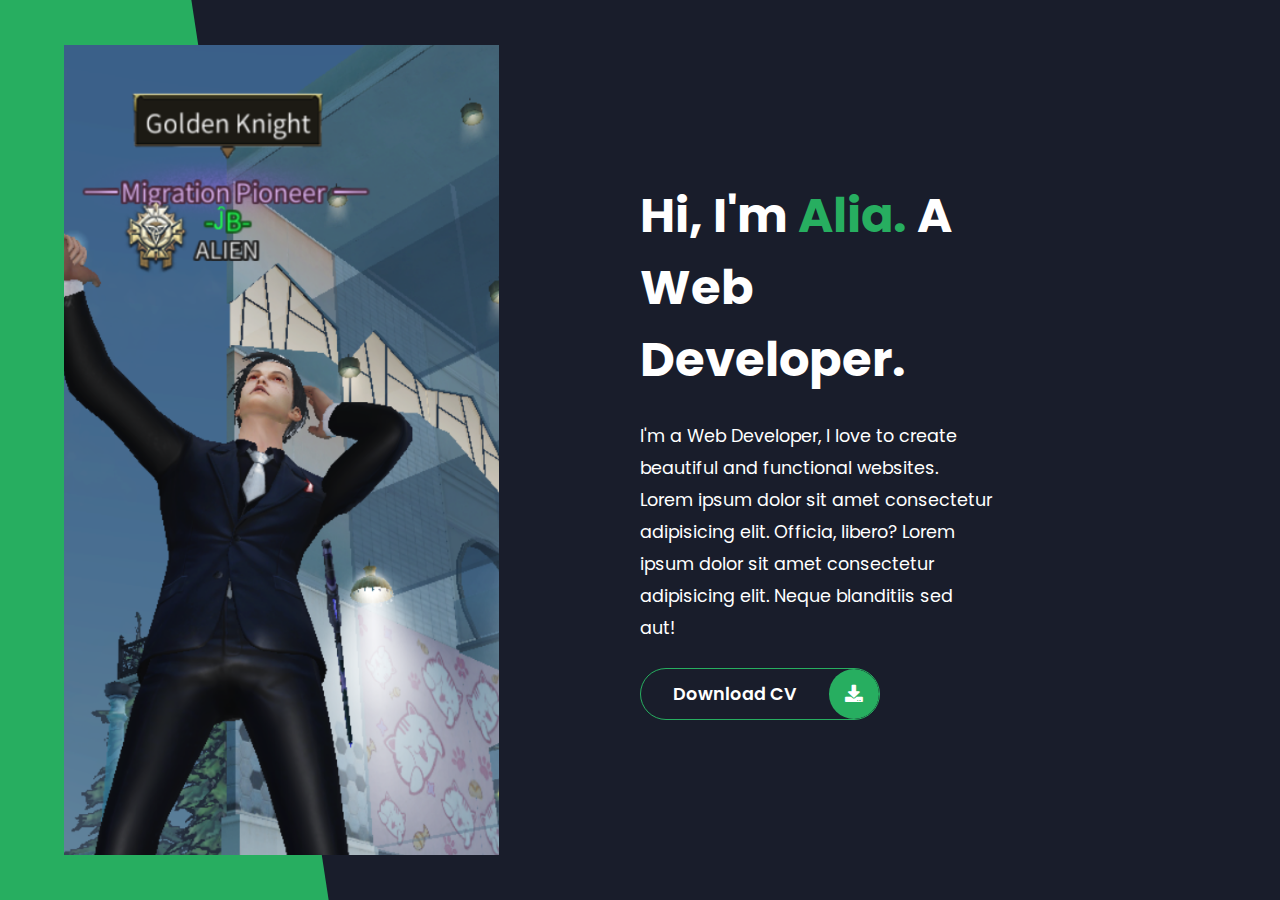
<file: portfolio_WEB.html>
<!DOCTYPE html>
<html lang="en">
<head>
    <meta charset="UTF-8">
    <meta http-equiv="X-UA-Compatible" content="IE=edge">
    <meta name="viewport" content="width=device-width, initial-scale=1.0">
    <title>Portfolio||AEIOYOU CREATIVES</title>
    <link rel="stylesheet" href="style_Portfolio.css">
    <link rel="icon" href="Head.png">
    <link rel="preconnect" href="https://fonts.googleapis.com">
    <link rel="preconnect" href="https://fonts.gstatic.com" crossorigin>
    <link rel="stylesheet" href="https://cdnjs.cloudflare.com/ajax/libs/font-awesome/5.15.4/css/all.min.css" integrity="sha512-1ycn6IcaQQ40/MKBW2W4Rhis/DbILU74C1vSrLJxCq57o941Ym01SwNsOMqvEBFlcgUa6xLiPY/NS5R+E6ztJQ==" crossorigin="anonymous" referrerpolicy="no-referrer" />
    <link href="https://fonts.googleapis.com/css2?family=Poppins:wght@400;500;600;700;800&display=swap" rel="stylesheet">
</head>
<body class="main-content">
    <header class="container header active" id="home">
        <div class="header-content">
            <div class="left-header">
                <div class="h-shape"></div>
                <div class="image">
                    <img src="me.png" alt="">
                </div>
            </div>
            <div class="right-header">
                <h1 class="name">
                    Hi, I'm <span>Alia.</span>
                    A Web Developer.
                </h1>
                <p>
                    I'm a Web Developer, I love to create beautiful and functional websites.
                    Lorem ipsum dolor sit amet consectetur adipisicing elit. Officia, libero?
                    Lorem ipsum dolor sit amet consectetur adipisicing elit. Neque blanditiis sed aut!
                </p>
                <div class="btn-con">
                    <a href="https://drive.google.com/file/d/1zBsH9MYovnS2mFP6ifzUXxBb7QwmZPzu/view?usp=sharing" class="main-btn">
                        <span class="btn-text">Download CV</span>
                        <span class="btn-icon"><i class="fas fa-download"></i></span>
                    </a>
                </div>
            </div>
        </div>
    </header>
</body>
</html>
</file>
<file: style_Portfolio.css>
* {
    margin: 0;
    padding: 0;
    box-sizing: border-box;
    list-style: none;
  }
  
  :root {
    --color-primary: #191d2b;
    --color-secondary: #27AE60;
    --color-white: #FFFFFF;
    --color-black: #000;
    --color-grey0: #f8f8f8;
    --color-grey-1: #dbe1e8;
    --color-grey-2: #b2becd;
    --color-grey-3: #6c7983;
    --color-grey-4: #454e56;
    --color-grey-5: #2a2e35;
    --color-grey-6: #12181b;
    --br-sm-2: 14px;
    --box-shadow-1: 0 3px 15px rgba(0,0,0,.3);
  }
  
  .light-mode {
    --color-primary: #FFFFFF;
    --color-secondary: #F56692;
    --color-white: #454e56;
    --color-black: #000;
    --color-grey0: #f8f8f8;
    --color-grey-1: #6c7983;
    --color-grey-2: #6c7983;
    --color-grey-3: #6c7983;
    --color-grey-4: #454e56;
    --color-grey-5: #f8f8f8;
    --color-grey-6: #12181b;
  }
  
  body {
    background-color: var(--color-primary);
    font-family: "Poppins", sans-serif;
    font-size: 1.1rem;
    color: var(--color-white);
    transition: all 0.4s ease-in-out;
  }
  
  a {
    display: inline-block;
    text-decoration: none;
    color: inherit;
    font-family: inherit;
  }
  
  header {
    min-height: 100vh;
    color: var(--color-white);
    overflow: hidden;
    padding: 0 !important;
  }
  
  section {
    min-height: 100vh;
    width: 100%;
    position: absolute;
    left: 0;
    top: 0;
    padding: 3rem 18rem;
  }
  
  .container {
    display: none;
    transform: translateY(-100%) scale(0);
    transition: all 0.4s ease-in-out;
    background-color: var(--color-primary);
  }
  
  .active {
    display: block;
    animation: appear 1s ease-in-out;
    transform: translateY(0) scaleY(1);
  }
  @keyframes appear {
    0% {
      transform: translateY(-100%) scaleY(0);
    }
    100% {
      transform: translateY(0) scaleY(1);
    }
  }
  
  .controls {
    position: fixed;
    z-index: 10;
    top: 50%;
    right: 3%;
    display: flex;
    flex-direction: column;
    align-items: center;
    justify-content: center;
    transform: translateY(-50%);
  }
  .controls .control {
    padding: 1rem;
    cursor: pointer;
    background-color: var(--color-grey-4);
    width: 55px;
    height: 55px;
    border-radius: 50%;
    display: flex;
    justify-content: center;
    align-items: center;
    margin: 0.7rem 0;
    box-shadow: var(--box-shadow-1);
  }
  .controls .control i {
    font-size: 1.2rem;
    color: var(--color-grey-2);
    pointer-events: none;
  }
  .controls .active-btn {
    background-color: var(--color-secondary);
    transition: all 0.4s ease-in-out;
  }
  .controls .active-btn i {
    color: var(--color-white);
  }
  
  .theme-btn {
    top: 5%;
    right: 3%;
    width: 70px;
    height: 70px;
    border-radius: 50%;
    background-color: var(--color-grey-4);
    cursor: pointer;
    position: fixed;
    display: flex;
    justify-content: center;
    align-items: center;
    box-shadow: 0 3px 15px rgba(0, 0, 0, 0.3);
    transition: all 0.1s ease-in-out;
  }
  .theme-btn:active {
    transform: translateY(-3px);
  }
  .theme-btn i {
    font-size: 1.4rem;
    color: var(--color-grey-2);
    pointer-events: none;
  }
  
  /*Header-content*/
  .header-content {
    display: grid;
    grid-template-columns: repeat(2, 1fr);
    min-height: 100vh;
  }
  .header-content .left-header {
    display: flex;
    align-items: center;
    position: relative;
  }
  .header-content .left-header .h-shape {
    transition: all 0.4s ease-in-out;
    width: 65%;
    height: 100%;
    background-color: var(--color-secondary);
    position: absolute;
    left: 0;
    top: 0;
    z-index: -1;
    clip-path: polygon(0 0, 46% 0, 79% 100%, 0% 100%);
  }
  .header-content .left-header .image {
    border-radius: var(--br-sm-2);
    height: 90%;
    width: 68%;
    margin-left: 4rem;

  }
  .header-content .left-header .image img {
    width: 100%;
    height: 100%;
    object-fit: cover;
    
  }
  .header-content .left-header .image img:hover {
  }
  .header-content .right-header {
    display: flex;
    flex-direction: column;
    justify-content: center;
    padding-right: 18rem;
  }
  .header-content .right-header .name {
    font-size: 3rem;
  }
  .header-content .right-header .name span {
    color: var(--color-secondary);
  }
  .header-content .right-header p {
    margin: 1.5rem 0;
    line-height: 2rem;
  }
  
  /*About*/
  .about-container {
    display: grid;
    grid-template-columns: repeat(2, 1fr);
    padding-top: 3.5rem;
    padding-bottom: 5rem;
  }
  .about-container .right-about {
    display: grid;
    grid-template-columns: repeat(2, 1fr);
    grid-gap: 2rem;
  }
  .about-container .right-about .about-item {
    border: 1px solid var(--color-grey-5);
    border-radius: 5px;
    transition: all 0.4s ease-in-out;
    box-shadow: 1px 2px 15px rgba(0, 0, 0, 0.1);
  }
  .about-container .right-about .about-item:hover {
    cursor: default;
    transform: translateY(-5px);
    border: 1px solid var(--color-secondary);
    box-shadow: 1px 4px 15px rgba(0, 0, 0, 0.32);
  }
  .about-container .right-about .about-item .abt-text {
    padding: 1.5rem;
    display: flex;
    flex-direction: column;
  }
  .about-container .right-about .about-item .abt-text .large-text {
    font-size: 3rem;
    font-weight: 700;
    color: var(--color-secondary);
  }
  .about-container .right-about .about-item .abt-text .small-text {
    padding-left: 3rem;
    position: relative;
    text-transform: uppercase;
    font-size: 1.2rem;
    color: var(--color-grey-1);
    letter-spacing: 2px;
  }
  .about-container .right-about .about-item .abt-text .small-text::before {
    content: "";
    position: absolute;
    left: 0;
    top: 15px;
    width: 2rem;
    height: 2px;
    background-color: var(--color-grey-5);
  }
  .about-container .left-about {
    padding-right: 5rem;
  }
  .about-container .left-about p {
    line-height: 2rem;
    padding: 1rem;
    color: var(--color-grey-1);
  }
  .about-container .left-about h4 {
    font-size: 2rem;
    text-transform: uppercase;
  }
  
  .about-stats {
    padding-bottom: 4rem;
  }
  .about-stats .progress-bars {
    display: grid;
    grid-template-columns: repeat(2, 1fr);
    grid-gap: 2rem;
  }
  .about-stats .progress-bars .progress-bar {
    display: flex;
    flex-direction: column;
  }
  .about-stats .progress-bars .progress-bar .prog-title {
    text-transform: uppercase;
    font-weight: 500;
  }
  .about-stats .progress-bars .progress-bar .progress-con {
    display: flex;
    align-items: center;
  }
  .about-stats .progress-bars .progress-bar .progress-con .prog-text {
    color: var(--color-grey-2);
  }
  .about-stats .progress-bars .progress-bar .progress-con .progress {
    width: 100%;
    height: 0.45rem;
    background-color: var(--color-grey-4);
    margin-left: 1rem;
    position: relative;
  }
  .about-stats .progress-bars .progress-bar .progress-con .progress span {
    position: absolute;
    top: 0;
    left: 0;
    height: 100%;
    background-color: var(--color-secondary);
    transition: all 0.4s ease-in-out;
    width: 60%;
  }
  .about-stats .progress-bars .progress-bar .progress-con .progress .html {
    width: 80%;
  }
  .about-stats .progress-bars .progress-bar .progress-con .progress .css {
    width: 95%;
  }
  .about-stats .progress-bars .progress-bar .progress-con .progress .js {
    width: 75%;
  }
  .about-stats .progress-bars .progress-bar .progress-con .progress .react {
    width: 60%;
  }
  .about-stats .progress-bars .progress-bar .progress-con .progress .node {
    width: 87%;
  }
  .about-stats .progress-bars .progress-bar .progress-con .progress .python {
    width: 70%;
  }
  
  .stat-title {
    text-transform: uppercase;
    font-size: 1.4rem;
    text-align: center;
    padding: 3.5rem 0;
    position: relative;
  }
  .stat-title::before {
    content: "";
    position: absolute;
    left: 50%;
    top: 0;
    width: 40%;
    height: 1px;
    background-color: var(--color-grey-5);
    transform: translateX(-50%);
  }
  
  /*Timeline*/
  .timeline {
    display: grid;
    grid-template-columns: repeat(2, 1fr);
    grid-gap: 2rem;
    padding-bottom: 3rem;
  }
  .timeline .timeline-item {
    position: relative;
    padding-left: 3rem;
    border-left: 1px solid var(--color-grey-5);
  }
  .timeline .timeline-item .tl-icon {
    position: absolute;
    left: -27px;
    top: 0;
    background-color: var(--color-secondary);
    width: 50px;
    height: 50px;
    border-radius: 50%;
    display: flex;
    align-items: center;
    justify-content: center;
  }
  .timeline .timeline-item .tl-icon i {
    font-size: 1.3rem;
  }
  .timeline .timeline-item .tl-duration {
    padding: 0.2rem 0.6rem;
    background-color: var(--color-grey-5);
    border-radius: 15px;
    display: inline-block;
    font-size: 0.8rem;
    text-transform: uppercase;
    font-weight: 500;
  }
  .timeline .timeline-item h5 {
    padding: 1rem 0;
    text-transform: uppercase;
    font-size: 1.3rem;
    font-weight: 600;
  }
  .timeline .timeline-item h5 span {
    color: var(--color-grey-2);
    font-weight: 500;
    font-size: 1.2rem;
  }
  .timeline .timeline-item p {
    color: var(--color-grey-2);
  }
  
  .port-text {
    padding: 2rem 0;
    text-align: center;
  }
  
  .portfolios {
    display: grid;
    grid-template-columns: repeat(3, 1fr);
    grid-gap: 2rem;
    margin-top: 3rem;
  }
  .portfolios .portfolio-item {
    position: relative;
    border-radius: 15px;
  }
  .portfolios .portfolio-item img {
    width: 100%;
    height: 300px;
    object-fit: cover;
    border-radius: 15px;
  }
  .portfolios .portfolio-item .hover-items {
    width: 100%;
    height: 100%;
    background-color: var(--color-secondary);
    position: absolute;
    left: 0;
    top: 0;
    border-radius: 15px;
    display: flex;
    justify-content: center;
    align-items: center;
    flex-direction: column;
    opacity: 0;
    transform: scale(0);
    transition: all 0.4s ease-in-out;
  }
  .portfolios .portfolio-item .hover-items h3 {
    font-size: 1.5rem;
    color: var(--color-white);
    margin-bottom: 1.5rem;
  }
  .portfolios .portfolio-item .hover-items .icons {
    display: flex;
    justify-content: center;
    align-items: center;
  }
  .portfolios .portfolio-item .hover-items .icons .icon {
    background-color: var(--color-primary);
    border-radius: 50%;
    width: 50px;
    height: 50px;
    display: flex;
    align-items: center;
    justify-content: center;
    margin: 0 1rem;
    cursor: pointer;
    transition: all 0.4s ease-in-out;
  }
  .portfolios .portfolio-item .hover-items .icons .icon i {
    font-size: 1.5rem;
    color: var(--color-white);
    margin: 0 1rem;
  }
  .portfolios .portfolio-item .hover-items .icons .icon:hover {
    background-color: var(--color-white);
  }
  .portfolios .portfolio-item .hover-items .icons .icon:hover i {
    color: var(--color-primary);
  }
  
  .portfolio-item:hover .hover-items {
    opacity: 1;
    transform: scale(1);
  }
  .btn-con {
    display: flex;
    align-self: flex-start;
  }
  
  .main-btn {
    border-radius: 30px;
    color: inherit;
    font-weight: 600;
    position: relative;
    border: 1px solid var(--color-secondary);
    display: flex;
    align-self: flex-start;
    align-items: center;
    overflow: hidden;
  }
  .main-btn .btn-text {
    padding: 0 2rem;
  }
  .main-btn .btn-icon {
    background-color: var(--color-secondary);
    display: flex;
    align-items: center;
    justify-content: center;
    border-radius: 50%;
    padding: 1rem;
  }
  .main-btn::before {
    content: "";
    position: absolute;
    top: 0;
    right: 0;
    transform: translateX(100%);
    transition: all 0.4s ease-out;
    z-index: -1;
  }
  .main-btn:hover {
    transition: all 0.4s ease-out;
  }
  .main-btn:hover::before {
    width: 100%;
    height: 100%;
    background-color: var(--color-secondary);
    transform: translateX(0);
    transition: all 0.4s ease-out;
  }
  
  .main-title {
    text-align: center;
  }
  .main-title h2 {
    position: relative;
    text-transform: uppercase;
    font-size: 4rem;
    font-weight: 700;
  }
  .main-title h2 span {
    color: var(--color-secondary);
  }
  .main-title h2 .bg-text {
    position: absolute;
    top: 50%;
    left: 50%;
    color: var(--color-grey-5);
    transition: all 0.4s ease-in-out;
    z-index: -1;
    transform: translate(-50%, -50%);
    font-weight: 800;
    font-size: 6.3rem;
  }
  
  .about-container .left-about p {
    padding-left: 0;
  }
  
  @media screen and (max-width: 600px) {
    header {
      padding: 0 !important;
    }
  
    .theme-btn {
      width: 50px;
      height: 50px;
    }
  
    .header-content {
      grid-template-columns: repeat(1, 1fr);
      padding-bottom: 6rem;
    }
  
    .left-header .h-shape {
      display: none;
    }
  
    .right-header {
      grid-row: 1;
      padding-right: 0rem !important;
      width: 90%;
      margin: 0 auto;
    }
    .right-header .name {
      font-size: 2.5rem !important;
      text-align: center;
      padding-top: 3rem;
    }
  
    .header-content .left-header .image {
      margin: 0 auto;
      width: 90%;
    }
  
    .controls {
      top: auto;
      bottom: 0;
      flex-direction: row;
      justify-content: center;
      left: 50%;
      transform: translateX(-50%);
      width: 100%;
      background-color: var(--color-grey-5);
    }
    .controls .control {
      margin: 1rem 0.3rem;
    }
  
    .about-container {
      grid-template-columns: repeat(1, 1fr);
    }
    .about-container .right-about {
      grid-template-columns: repeat(1, 1fr);
      padding-top: 2.5rem;
    }
    .about-container .left-about {
      padding-right: 0;
    }
    .about-container .left-about p {
      padding-left: 0;
    }
  
    .timeline {
      grid-template-columns: repeat(1, 1fr);
      padding-bottom: 6rem;
    }
  
    .container {
      padding: 2rem 2.5rem !important;
    }
  
    .about-stats .progress-bars {
      grid-template-columns: repeat(1, 1fr);
    }
  
    .portfolios {
      grid-template-columns: repeat(1, 1fr);
      padding-bottom: 6rem;
      margin-top: 1rem;
    }
  
    .blogs {
      grid-template-columns: repeat(1, 1fr);
      padding-bottom: 6rem;
    }
  
    .contact-content-con {
      flex-direction: column;
    }
    .contact-content-con .right-contact {
      margin-left: 0;
      margin-top: 2.5rem;
    }
  
    .contact-content-con .right-contact .i-c-2 {
      flex-direction: column;
    }
  
    .contact-content-con .right-contact .i-c-2 :last-child {
      margin-left: 0;
      margin-top: 1.5rem;
    }
  
    .contact-content-con .right-contact {
      margin-bottom: 6rem;
    }
  
    .contact-item {
      flex-direction: column;
      margin: 1rem 0;
    }
    .contact-item p {
      font-size: 15px;
      color: var(--color-grey-2);
    }
    .contact-item span {
      font-size: 15px;
    }
    .contact-item .icon {
      grid-template-columns: 25px 1fr;
    }
  
    .main-title h2 {
      font-size: 2rem;
    }
    .main-title h2 span {
      font-size: 2.3rem;
    }
    .main-title h2 .bg-text {
      font-size: 2.3rem;
    }
  }
  @media screen and (max-width: 1432px) {
    .container {
      padding: 7rem 11rem;
    }
  
    .contact-content-con {
      flex-direction: column;
    }
    .contact-content-con .right-contact {
      margin-left: 0;
      margin-top: 2.5rem;
    }
  
    .contact-content-con .right-contact .i-c-2 {
      flex-direction: column;
    }
  
    .contact-content-con .right-contact .i-c-2 :last-child {
      margin-left: 0;
      margin-top: 1.5rem;
    }
  
    .contact-content-con .right-contact {
      margin-bottom: 6rem;
    }
  
    .main-title h2 .bg-text {
      font-size: 5.5rem;
    }
  }
  @media screen and (max-width: 1250px) {
    .blogs {
      grid-template-columns: repeat(2, 1fr);
      margin-top: 6rem;
    }
  
    .portfolios {
      grid-template-columns: repeat(2, 1fr);
    }
  
    .header-content .right-header {
      padding-right: 9rem;
    }
  }
  @media screen and (max-width: 660px) {
    .blogs {
      grid-template-columns: repeat(1, 1fr);
    }
  
    .portfolios {
      grid-template-columns: repeat(1, 1fr);
    }
  }
  @media screen and (max-width: 1070px) {
    .about-container {
      grid-template-columns: repeat(1, 1fr);
    }
    .about-container .right-about {
      padding-top: 2.5rem;
    }
  
    .main-title h2 {
      font-size: 4rem;
    }
    .main-title h2 span {
      font-size: 4rem;
    }
    .main-title h2 .bg-text {
      font-size: 4.5rem;
    }
  }
  @media screen and (max-width: 970px) {
    .container {
      padding: 7rem 6rem;
    }
  
    .about-container .left-about {
      padding-right: 0rem;
    }
  
    .header-content {
      grid-template-columns: repeat(1, 1fr);
      padding-bottom: 6rem;
    }
  
    .left-header .h-shape {
      display: none;
    }
    .left-header .image {
      width: 90% !important;
      margin: 0 auto !important;
    }
  
    .right-header {
      grid-row: 1;
      padding-right: 0rem !important;
      width: 90%;
      margin: 0 auto;
    }
    .right-header .name {
      font-size: 2.5rem !important;
      text-align: center;
      padding-top: 3rem;
    }
  }
  @media screen and (max-width: 700px) {
    .container {
      padding: 7rem 3rem;
    }
  
    .about-stats .progress-bars {
      grid-template-columns: repeat(1, 1fr);
    }
  
    .about-container .right-about {
      grid-template-columns: repeat(1, 1fr);
    }
  
    .timeline {
      grid-template-columns: repeat(1, 1fr);
    }
  
    .main-title h2 {
      font-size: 3rem;
    }
    .main-title h2 span {
      font-size: 3rem;
    }
    .main-title h2 .bg-text {
      font-size: 4rem;
    }
  }
  
{"version":3,"sourceRoot":"","sources":["styles.scss","_media.scss"],"names":[],"mappings":"AAAA;EACI;EACA;EACA;EACA;;;AAGJ;EACI;EACA;EACA;EACA;EACA;EACA;EACA;EACA;EACA;EACA;EACA;EACA;EACA;;;AAGJ;EACI;EACA;EACA;EACA;EACA;EACA;EACA;EACA;EACA;EACA;EACA;;;AAGJ;EACI;EACA;EACA;EACA;EACA;;;AAGJ;EACI;EACA;EACA;EACA;;;AAGJ;EACI;EACA;EACA;EACA;;;AAGJ;EACI;EACA;EACA;EACA;EACA;EACA;;;AAGJ;EACI;EACA;EACA;EACA;;;AAIJ;EACI;EACA;EACA;;AACA;EACI;IAAI;;EACJ;IAAM;;;;AAKd;EACI;EACA;EACA;EACA;EACA;EACA;EACA;EACA;EACA;;AACA;EACI;EACA;EACA;EACA;EACA;EACA;EACA;EACA;EACA;EACA;EACA;;AACA;EACI;EACA;EACA;;AAGR;EACI;EACA;;AACA;EAAI;;;AAIZ;EACI;EACA;EACA;EACA;EACA;EACA;EACA;EACA;EACA;EACA;EACA;EACA;EACA;;AACA;EAAU;;AACV;EACI;EACA;EACA;;;AAKR;AACA;EACI;EACA;EACA;;AACA;EACI;EACA;EACA;;AACA;EACI;EACA;EACA;EACA;EACA;EACA;EACA;EACA;EACA;;AAEJ;EACI;EACA;EACA;EACA;EACA;EACA;;AACA;EACI;EACA;EACA;EACA;EACA;;AACA;EACI;;AAMhB;EACI;EACA;EACA;EACA;;AACA;EACI;;AACA;EAAO;;AAEX;EACI;EACA;;;AAKZ;AACA;EACI;EACA;EACA;EACA;;AACA;EACI;EACA;EACA;;AACA;EACI;EACA;EACA;EACA;;AACA;EACI;EACA;EACA;EACA;;AAEJ;EACI;EACA;EACA;;AACA;EACI;EACA;EACA;;AAEJ;EACI;EACA;EACA;EACA;EACA;EACA;;AACA;EACI;EACA;EACA;EACA;EACA;EACA;EACA;;AAOpB;EACI;;AACA;EACI;EACA;EACA;;AAEJ;EACI;EACA;;;AAKZ;EACI;;AACA;EACI;EACA;EACA;;AACA;EACI;EACA;;AACA;EACI;EACA;;AAEJ;EACI;EACA;;AACA;EACI;;AAEJ;EACI;EACA;EACA;EACA;EACA;;AACA;EACI;EACA;EACA;EACA;EACA;EACA;EACA;;AAEJ;EAAQ;;AACR;EAAO;;AACP;EAAM;;AACN;EAAQ;;AACR;EAAO;;AACP;EAAS;;;AAM7B;EACI;EACA;EACA;EACA;EACA;;AACA;EACI;EACA;EACA;EACA;EACA;EACA;EACA;EACA;;;AAIR;AACA;EACI;EACA;EACA;EACA;;AACA;EACI;EACA;EACA;;AACA;EACI;EACA;EACA;EACA;EACA;EACA;EACA;EACA;EACA;EACA;;AACA;EAAI;;AAER;EACI;EACA;EACA;EACA;EACA;EACA;EACA;;AAEJ;EACI;EACA;EACA;EACA;;AACA;EACI;EACA;EACA;;AAGR;EAAG;;;AAKX;EACI;EACA;;;AAGJ;EACI;EACA;EACA;EACA;;AACA;EACI;EACA;;AACA;EACI;EACA;EACA;EACA;;AAEJ;EACI;EACA;EACA;EACA;EACA;EACA;EACA;EACA;EACA;EACA;EACA;EACA;EACA;EACA;;AACA;EACI;EACA;EACA;;AAEJ;EACI;EACA;EACA;;AACA;EACI;EACA;EACA;EACA;EACA;EACA;EACA;EACA;EACA;EACA;;AACA;EACI;EACA;EACA;;AAEJ;EACI;;AACA;EAAI;;;AAQ5B;EACI;EACA;;;AAIJ;EACI;EACA;EACA;EACA;;AACA;EACI;EACA;EACA;EACA;EACA;;AACA;EACI;EACA;EACA;;AACA;EACI;EACA;EACA;;AAGR;EACI;EACA;EACA;EACA;EACA;EACA;EACA;;AAEJ;EACI;EACA;EACA;;AACA;EACI;EACA;EACA;EACA;;AACA;EAAU;;AAEd;EACI;EACA;EACA;;;AAQhB;EACI;EACA;;AACA;EACI;;AACA;EACI;EACA;EACA;;AAEJ;EACI;EACA;;AAIA;EACI;EACA;EACA;;AACA;EACI;EACA;;AAEJ;EACI;EACA;;AACA;EACI;EACA;EACA;;AAMhB;EACI;EACA;;AACA;EACI;EACA;EACA;EACA;EACA;EACA;EACA;EACA;EACA;EACA;EACA;;AACA;EACI;;AACA;EAAI;;AAER;EACI;EACA;EACA;EACA;;AAMhB;EACI;EACA;;AACA;EACI;;AACA;EACI;EACA;EACA;EACA;EACA;EACA;EACA;EACA;EACA;EACA;EACA;;AAGR;EACI;;AACA;EACI;;AAGR;EACI;EACA;;;AAMZ;AACA;EACI;EACA;;;AAEJ;EACI;EACA;EACA;EACA;EACA;EACA;EACA;EACA;EACA;;AACA;EAAY;;AACZ;EACI;EACA;EACA;EACA;EACA;EACA;;AAEJ;EACI;EACA;EACA;EACA;EACA;EACA;EACA;;AAEJ;EACI;;AACA;EACI;EACA;EACA;EACA;EACA;;;AAMZ;EACI;;AACA;EACI;EACA;EACA;EACA;;AACA;EAAO;;AACP;EACI;EACA;EACA;EACA;EACA;EACA;EACA;EACA;EACA;;;ACzpBZ;EACI;;;AAGJ;EACI;IACI;;;EAEJ;IACI;IACA;;;EAEJ;IACI;IACA;;;EAIA;IACI;;;EAGR;IACI;IACA;IACA;IACA;;EACA;IACI;IACA;IACA;;;EAGR;IACI;IACA;;;EAGJ;IACI;IACA;IACA;IACA;IACA;IACA;IACA;IACA;;EACA;IACI;;;EAIR;IACI;;EACA;IACI;IACA;;EAEJ;IACI;;EACA;IACI;;;EAKZ;IACI;IACA;;;EAGJ;IACI;;;EAIA;IACI;;;EAIR;IACI;IACA;IACA;;;EAGJ;IACI;IACA;;;EAGJ;IACI;;EACA;IACI;IACA;;;EAIR;IACI;;;EAEJ;IACI;IACA;;;EAGJ;IACI;;;EAGJ;IACI;IACA;;EACA;IACI;IACA;;EAEJ;IACI;;EAEJ;IACI;;;EAMJ;IACI;;EACA;IACI;;EAEJ;IACI;;;AAMhB;EACI;IACI;;;EAGJ;IACI;;EACA;IACI;IACA;;;EAIR;IACI;;;EAEJ;IACI;IACA;;;EAGJ;IACI;;;EAKI;IACI;;;AAUhB;EACI;IACI;IACA;;;EAEJ;IACI;;;EAEJ;IACI;;;AAIR;EACI;IACI;;;EAEJ;IACI;;;AAIR;EACI;IACI;;EACA;IACI;;;EAIJ;IACI;;EACA;IACI;;EAEJ;IACI;;;AAMhB;EACI;IACI;;;EAEJ;IACI;;;EAEJ;IACI;IACA;;;EAIA;IACI;;EAEJ;IACI;IACA;;;EAIR;IACI;IACA;IACA;IACA;;EACA;IACI;IACA;IACA;;;AAIZ;EACI;IACI;;;EAEJ;IACI;;;EAEJ;IACI;;;EAGJ;IACI;;;EAGA;IACI;;EACA;IACI;;EAEJ;IACI","file":"styles.css"}
</file>
